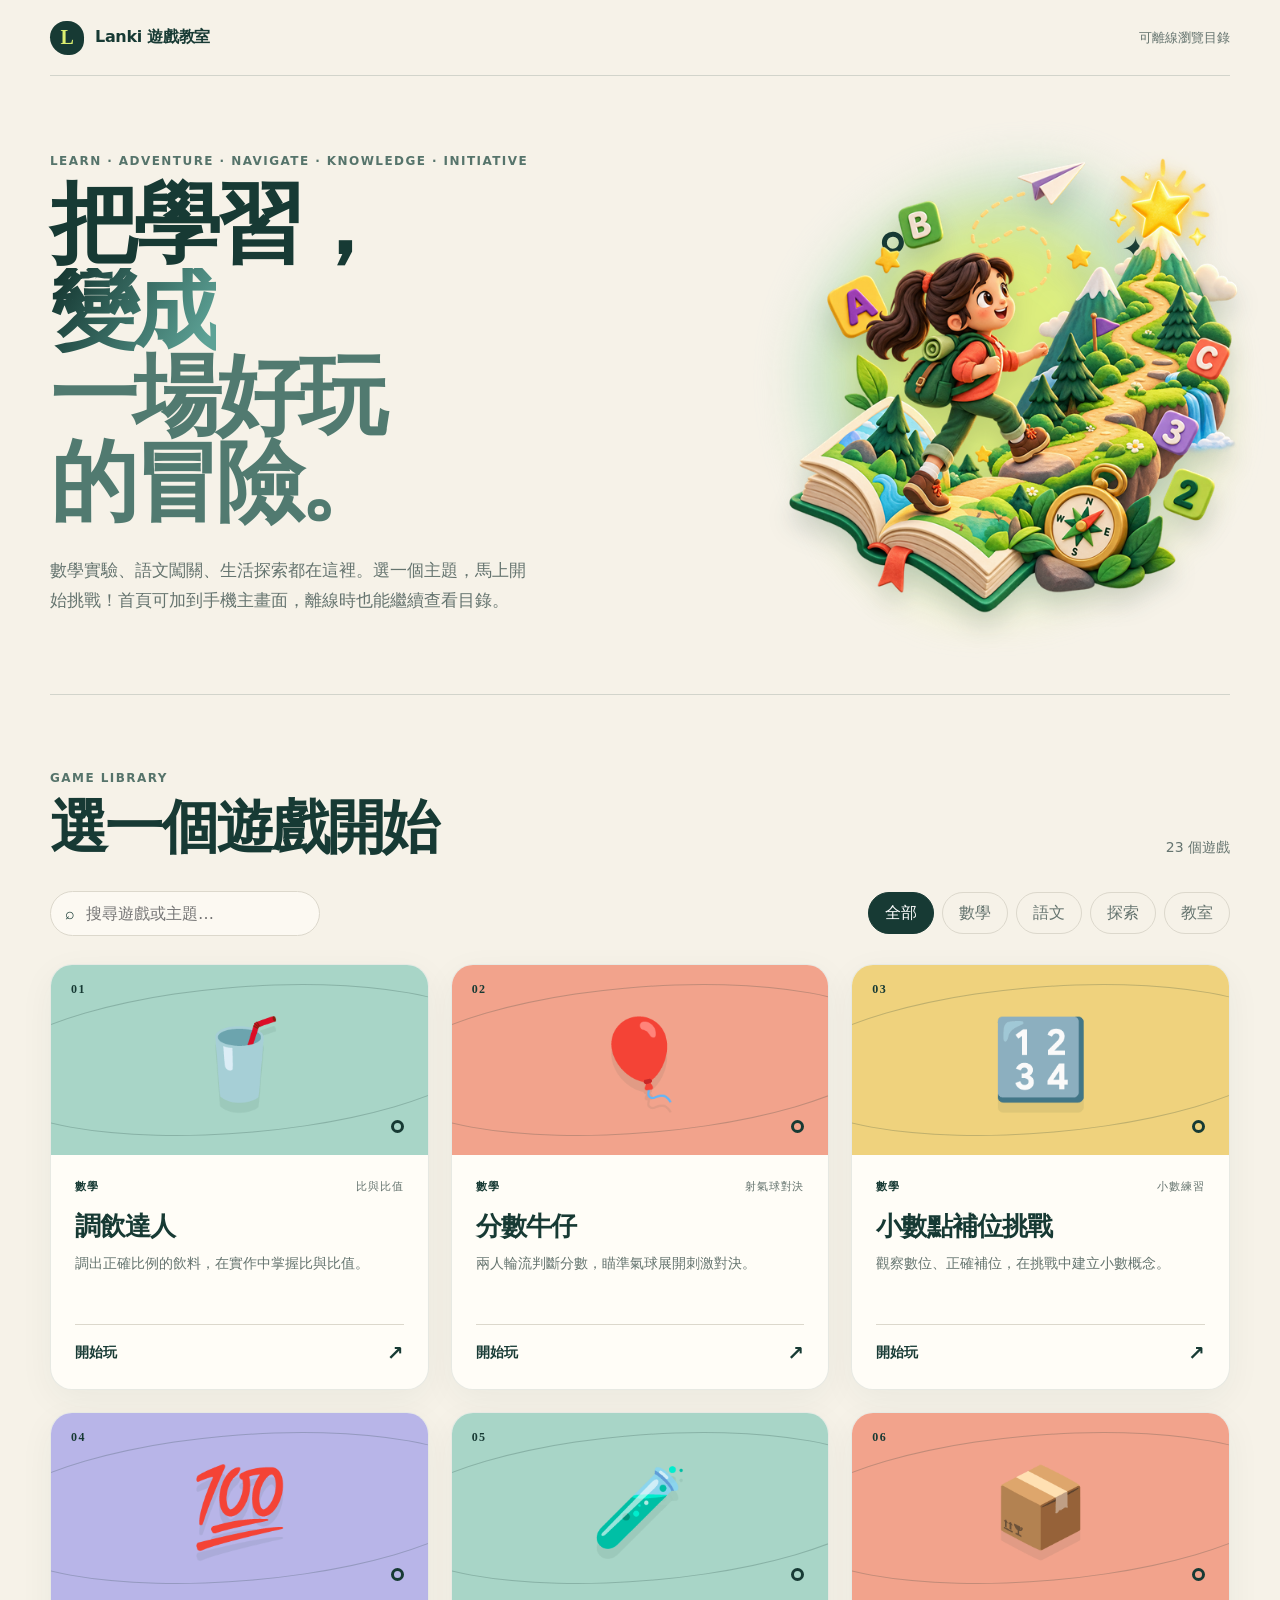
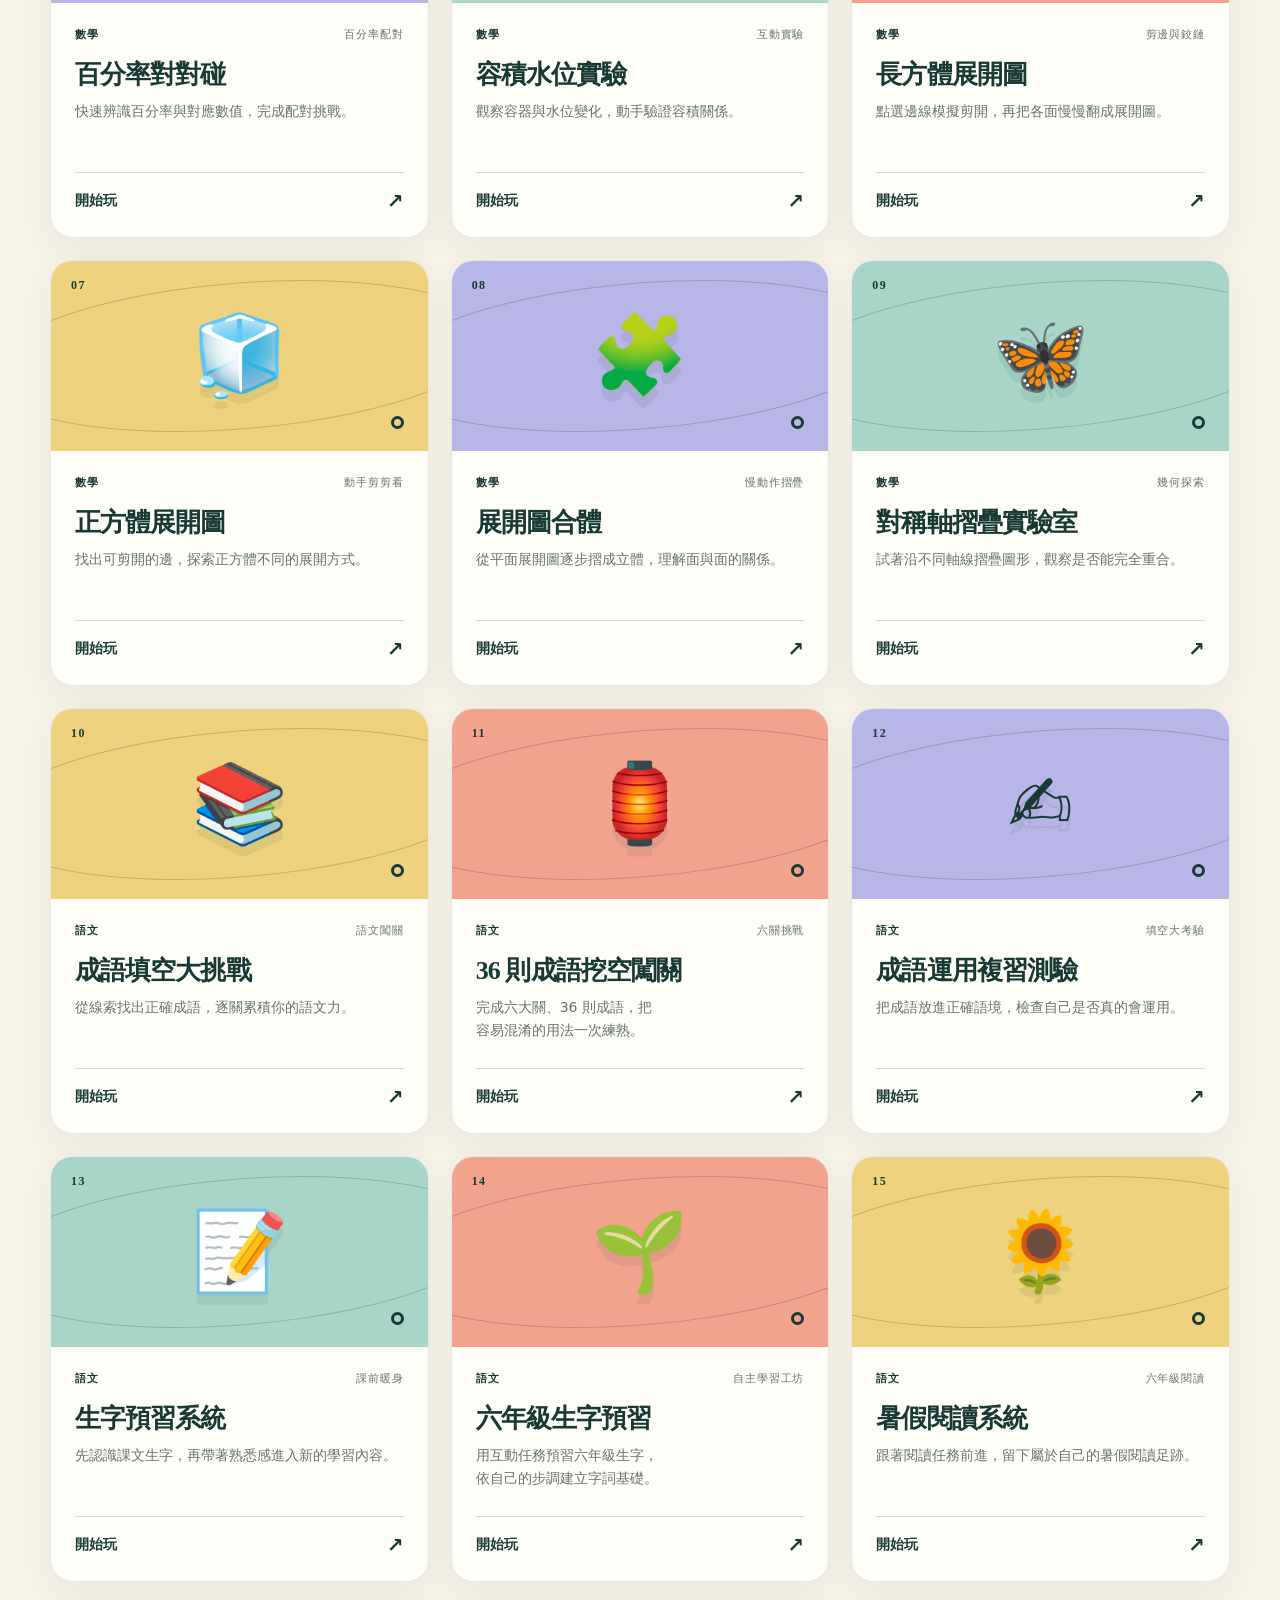
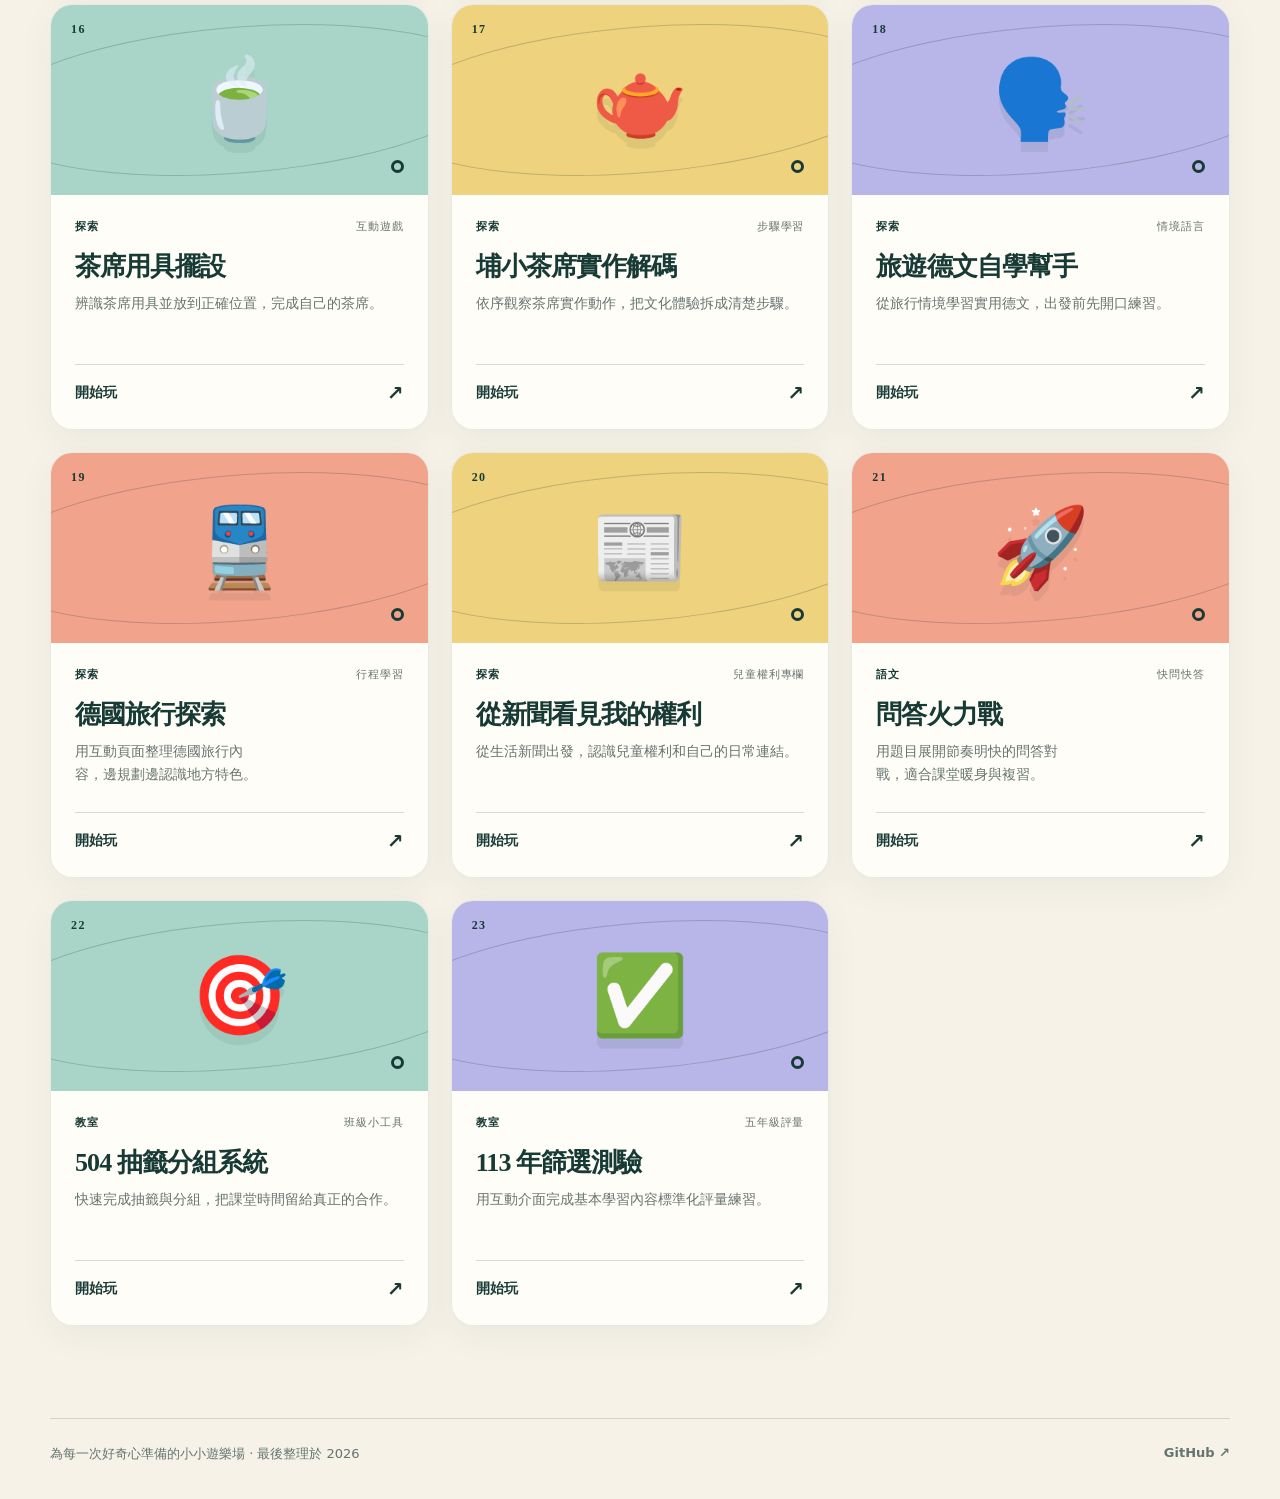
<file: index.html>
<!doctype html>
<html lang="zh-Hant">
<head>
  <meta charset="utf-8">
  <meta name="viewport" content="width=device-width, initial-scale=1, viewport-fit=cover">
  <meta name="theme-color" content="#173a34">
  <meta name="description" content="Lanki 老師的互動學習遊戲與教學工具總目錄。">
  <meta name="application-name" content="Lanki 遊戲教室">
  <meta name="apple-mobile-web-app-capable" content="yes">
  <meta name="apple-mobile-web-app-status-bar-style" content="default">
  <meta property="og:type" content="website">
  <meta property="og:locale" content="zh_TW">
  <meta property="og:title" content="Lanki 遊戲教室">
  <meta property="og:description" content="把學習，變成一場好玩的冒險。數學、語文與生活探索遊戲都在這裡。">
  <meta property="og:url" content="https://lanki20.github.io/lankigame/">
  <meta property="og:image" content="https://lanki20.github.io/lankigame/og-v2.jpg">
  <meta name="twitter:card" content="summary_large_image">
  <meta name="twitter:title" content="Lanki 遊戲教室">
  <meta name="twitter:description" content="把學習，變成一場好玩的冒險。">
  <meta name="twitter:image" content="https://lanki20.github.io/lankigame/og-v2.jpg">
  <title>Lanki 遊戲教室</title>
  <link rel="manifest" href="./manifest.webmanifest">
  <link rel="stylesheet" href="./styles.css?v=4">
</head>
<body>
  <a class="skip-link" href="#games">跳到遊戲列表</a>
  <header class="site-header">
    <a class="brand" href="./" aria-label="Lanki 遊戲教室首頁">
      <span class="brand-mark" aria-hidden="true">L</span>
      <span>Lanki 遊戲教室</span>
    </a>
    <span class="online-state" id="onlineState">可離線瀏覽目錄</span>
  </header>

  <main>
    <section class="hero" aria-labelledby="pageTitle">
      <div class="hero-copy">
        <p class="eyebrow">LEARN · ADVENTURE · NAVIGATE · KNOWLEDGE · INITIATIVE</p>
        <h1 id="pageTitle">
          <span class="headline-line">把學習，</span>
          <span class="headline-line headline-gradient">變成</span>
          <span class="headline-line headline-accent">一場好玩的冒險。</span>
        </h1>
        <p class="hero-text">數學實驗、語文闖關、生活探索都在這裡。選一個主題，馬上開始挑戰！首頁可加到手機主畫面，離線時也能繼續查看目錄。</p>
      </div>
      <div class="hero-card" aria-hidden="true">
        <span class="orbit orbit-one"></span>
        <span class="orbit orbit-two"></span>
        <img class="hero-image" src="./hero-adventure.png" alt="女孩從書本踏上通往知識之星的冒險旅程">
        <span class="spark spark-one">✦</span>
        <span class="spark spark-two">＋</span>
      </div>
    </section>

    <section class="catalog" id="games" aria-labelledby="catalogTitle">
      <div class="catalog-heading">
        <div>
          <p class="eyebrow">GAME LIBRARY</p>
          <h2 id="catalogTitle">選一個遊戲開始</h2>
        </div>
        <p class="game-count" id="gameCount" aria-live="polite"></p>
      </div>

      <div class="toolbar">
        <label class="search-box">
          <span aria-hidden="true">⌕</span>
          <span class="sr-only">搜尋遊戲</span>
          <input id="searchInput" type="search" placeholder="搜尋遊戲或主題…" autocomplete="off">
        </label>
        <div class="filters" id="filters" aria-label="遊戲分類"></div>
      </div>

      <div class="game-grid" id="gameGrid"></div>
      <p class="empty-state" id="emptyState" hidden>找不到符合的遊戲，換個關鍵字試試看。</p>
    </section>
  </main>

  <footer>
    <p>為每一次好奇心準備的小小遊樂場 · 最後整理於 2026</p>
    <a href="https://github.com/lanki20" target="_blank" rel="noopener">GitHub ↗</a>
  </footer>

  <script src="./games.js?v=3"></script>
  <script src="./app.js?v=2"></script>
</body>
</html>
</file>
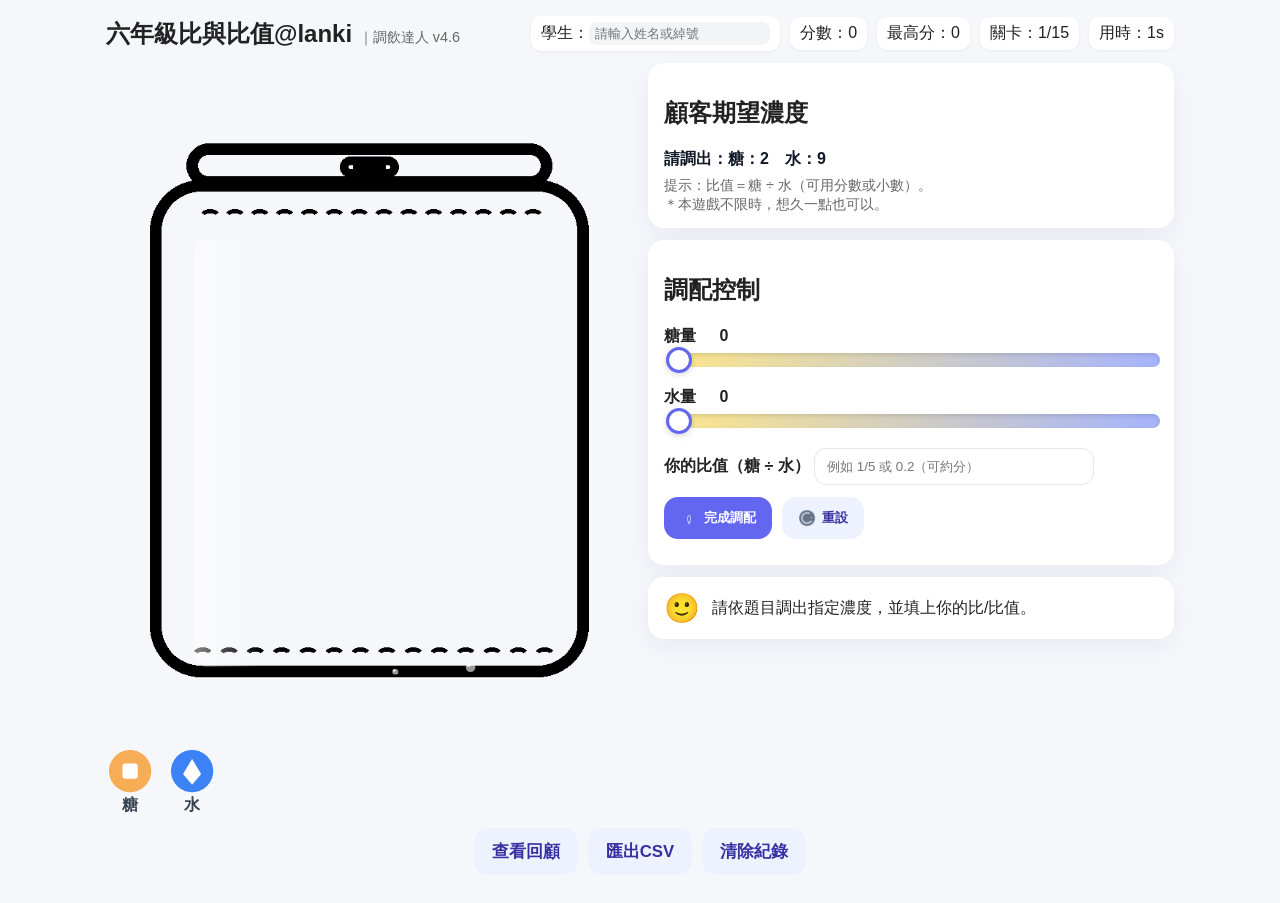
<file: ratio-mix-lanki/index.html>
<!DOCTYPE html>
<html lang="zh-Hant">
<head>
  <meta charset="UTF-8" />
  <meta name="viewport" content="width=device-width, initial-scale=1, maximum-scale=1, user-scalable=no" />
  <title>六年級比與比值@lanki｜調飲達人 v4.6</title>
  <link rel="stylesheet" href="css/style.css" />
</head>
<body>
  <div id="app">
    <header class="app-header">
      <h1>六年級比與比值@lanki <span class="sub">｜調飲達人 v4.6</span></h1>
      <div class="meta">
        <div class="stat">學生：<input id="studentName" placeholder="請輸入姓名或綽號" /></div>
        <div class="stat">分數：<span id="score">0</span></div>
        <div class="stat">最高分：<span id="best">0</span></div>
        <div class="stat">關卡：<span id="level">1</span>/<span id="levelTotal">15</span></div>
        <div class="stat">用時：<span id="timer">0</span>s</div>
      </div>
    </header>

    <main class="game">
      <section class="left">
        <div class="cup-wrap">
          <img id="jarOverlay" src="assets/ui/jar.png" alt="jar" class="cup-overlay"/>
          <canvas id="glass" width="720" height="920" aria-label="調飲玻璃罐畫面"></canvas>
        </div>
        <div class="legend imgs">
          <div class="legend-item"><img src="assets/ui/sugar.png" alt="糖"/><span>糖</span></div>
          <div class="legend-item"><img src="assets/ui/water.png" alt="水"/><span>水</span></div>
        </div>
      </section>

      <section class="right">
        <div class="card target">
          <h2>顧客期望濃度</h2>
          <div id="promptArea" class="prompt"></div>
          <div class="hint">提示：比值＝糖 ÷ 水（可用分數或小數）。<br>＊本遊戲不限時，想久一點也可以。</div>
        </div>

        <div class="card controls">
          <h2>調配控制</h2>
          <div class="ctrl">
            <label for="sugarRange">糖量 <span id="sugarVal" class="val">0</span></label>
            <input type="range" id="sugarRange" min="0" max="200" step="1" value="0" />
          </div>
          <div class="ctrl">
            <label for="waterRange">水量 <span id="waterVal" class="val">0</span></label>
            <input type="range" id="waterRange" min="0" max="200" step="1" value="0" />
          </div>

          <!-- 比值輸入（分數/小數） -->
          <div class="ctrl ratio-input" id="ratioBox">
            <label for="ratioInput">你的比值（糖 ÷ 水）</label>
            <input id="ratioInput" placeholder="例如 1/5 或 0.2（可約分）" />
          </div>

          <!-- 比輸入（a:b） -->
          <div class="ctrl pair-input hidden" id="pairBox">
            <label>你的比</label>
            <div class="pair">
              <input id="pairA" inputmode="numeric" pattern="\d*" placeholder="例 3" />
              <span class="colon">：</span>
              <input id="pairB" inputmode="numeric" pattern="\d*" placeholder="例 7" />
            </div>
            <div class="note">（請填整數，系統會自動約比）</div>
          </div>

          <div class="ctrl buttons">
            <button id="btnMix" class="primary"><img src="assets/ui/mix.png" alt="" class="icon"/>完成調配</button>
            <button id="btnReset" class="ghost"><img src="assets/ui/reset.png" alt="" class="icon"/>重設</button>
          </div>
        </div>

        <div class="card feedback" id="feedback">
          <div class="face" id="face">🙂</div>
          <div class="msg" id="msg">請依題目調出指定濃度，並填上你的比/比值。</div>
        </div>
      </section>
    </main>

    <footer class="app-footer">
      <button id="btnReview" class="ghost big">查看回顧</button>
      <button id="btnExportCSV" class="ghost big">匯出CSV</button>
      <button id="btnClearLogs" class="ghost big">清除紀錄</button>
    </footer>

    <canvas id="celebrate" class="hidden"></canvas>

    <div id="modal" class="modal hidden" role="dialog" aria-modal="true">
      <div class="modal-body">
        <h2 id="modalTitle">資訊</h2>
        <div id="modalContent"></div>
        <div class="modal-actions">
          <button id="btnCloseModal" class="primary">關閉</button>
        </div>
      </div>
    </div>

    <script src="js/game.js"></script>
  </div>
</body>
</html>
</file>
<file: styles.css>
:root {
  --ink: #173a34;
  --muted: #65746f;
  --paper: #f6f2e8;
  --white: #fffdf7;
  --line: #dcd8cc;
  --lime: #dcef70;
  --mint: #a8d5c7;
  --coral: #f2a38c;
  --gold: #efd27d;
  --lavender: #b8b5e8;
  --shadow: 0 18px 50px rgba(23, 58, 52, .09);
}

* { box-sizing: border-box; }
html { scroll-behavior: smooth; }
body {
  margin: 0;
  color: var(--ink);
  background: var(--paper);
  font-family: "Noto Sans TC", "PingFang TC", "Microsoft JhengHei", system-ui, sans-serif;
  -webkit-font-smoothing: antialiased;
  caret-color: transparent;
}
a { color: inherit; }
button, input { font: inherit; }
input, textarea, [contenteditable="true"] { caret-color: auto; }
.sr-only, .skip-link:not(:focus) { position: absolute; width: 1px; height: 1px; padding: 0; margin: -1px; overflow: hidden; clip: rect(0,0,0,0); white-space: nowrap; border: 0; }
.skip-link:focus { position: fixed; z-index: 20; top: 12px; left: 12px; padding: 10px 14px; background: var(--ink); color: white; border-radius: 8px; }

.site-header {
  width: min(1180px, calc(100% - 40px));
  margin: 0 auto;
  min-height: 76px;
  display: flex;
  align-items: center;
  justify-content: space-between;
  border-bottom: 1px solid rgba(23, 58, 52, .16);
}
.brand { display: inline-flex; align-items: center; gap: 11px; font-weight: 800; text-decoration: none; letter-spacing: -.02em; }
.brand-mark { width: 34px; height: 34px; display: grid; place-items: center; border-radius: 50% 50% 45% 55%; background: var(--ink); color: var(--lime); font-family: Georgia, serif; font-size: 20px; }
.online-state { color: var(--muted); font-size: 13px; }

main { width: min(1180px, calc(100% - 40px)); margin: 0 auto; }
.hero { min-height: 510px; display: grid; grid-template-columns: 1.16fr .84fr; gap: 72px; align-items: center; padding: 68px 0; }
.eyebrow { margin: 0 0 14px; font-size: clamp(9px, 1.2vw, 12px); font-weight: 900; letter-spacing: .12em; color: #56746b; }
h1, h2, h3, p { text-wrap: balance; }
h1 { margin: 0; max-width: 780px; font-family: Georgia, "Noto Serif TC", serif; font-size: clamp(48px, 7vw, 88px); line-height: .98; letter-spacing: -.055em; font-weight: 700; }
.headline-line { display: block; }
.headline-gradient {
  width: fit-content;
  color: transparent;
  background: linear-gradient(120deg, #173a34 8%, #5da296 92%);
  background-clip: text;
  -webkit-background-clip: text;
  -webkit-text-fill-color: transparent;
}
h1 .headline-accent { color: #517a70; }
.hero-text { max-width: 590px; margin: 28px 0 0; color: var(--muted); font-size: 17px; line-height: 1.8; }
.hero-card { position: relative; isolation: isolate; aspect-ratio: 1; max-width: 430px; justify-self: end; width: 100%; display: grid; place-items: center; overflow: visible; background: transparent; transform: rotate(2deg); }
.hero-card::before {
  content: "";
  position: absolute;
  z-index: 0;
  inset: 5% 1% 2% 0;
  border-radius: 58% 42% 61% 39% / 46% 58% 42% 54%;
  background: radial-gradient(ellipse at 46% 44%, rgba(220,239,112,.96) 0 34%, rgba(168,213,199,.72) 53%, rgba(220,239,112,.3) 67%, rgba(246,242,232,0) 82%);
  filter: blur(25px);
  opacity: .92;
  transform: rotate(-5deg) scale(.98);
}
.hero-image { position: relative; z-index: 1; width: 112%; max-width: none; height: auto; filter: drop-shadow(0 15px 12px rgba(23,58,52,.16)); transform: rotate(-2deg); }
.orbit { position: absolute; width: 22px; height: 22px; border: 5px solid var(--ink); border-radius: 50%; }
.orbit-one { top: 19%; left: 18%; }.orbit-two { right: 16%; bottom: 18%; width: 14px; height: 14px; }
.spark { position: absolute; color: var(--ink); font-size: 32px; font-weight: 900; }.spark-one { right: 20%; top: 17%; }.spark-two { left: 22%; bottom: 18%; }

.catalog { padding: 76px 0 92px; border-top: 1px solid rgba(23, 58, 52, .16); }
.catalog-heading { display: flex; justify-content: space-between; align-items: end; gap: 24px; }
h2 { margin: 0; font-family: Georgia, "Noto Serif TC", serif; font-size: clamp(34px, 5vw, 58px); line-height: 1; letter-spacing: -.045em; }
.game-count { margin: 0; color: var(--muted); font-size: 14px; }
.toolbar { margin: 34px 0 28px; display: flex; align-items: center; gap: 14px; justify-content: space-between; }
.search-box { min-width: 270px; display: flex; align-items: center; gap: 9px; padding: 11px 14px; border: 1px solid var(--line); border-radius: 999px; background: rgba(255,253,247,.7); }
.search-box input { width: 100%; border: 0; outline: 0; background: transparent; color: var(--ink); }
.filters { display: flex; gap: 8px; flex-wrap: wrap; justify-content: flex-end; }
.filter-button { min-height: 42px; padding: 8px 16px; border: 1px solid var(--line); border-radius: 999px; background: transparent; color: var(--muted); cursor: pointer; }
.filter-button[aria-pressed="true"] { border-color: var(--ink); background: var(--ink); color: white; }
.filter-button:focus-visible, .play-link:focus-visible, .search-box:focus-within { outline: 3px solid var(--lime); outline-offset: 3px; }

.game-grid { display: grid; grid-template-columns: repeat(3, 1fr); gap: 22px; }
.game-card { overflow: hidden; background: var(--white); border: 1px solid rgba(23, 58, 52, .1); border-radius: 22px; box-shadow: 0 10px 35px rgba(23,58,52,.05); animation: card-in .45s ease both; animation-delay: var(--delay); }
.game-card:hover .card-icon { transform: translateY(-6px) rotate(-5deg); }
.card-visual { position: relative; height: 190px; display: grid; place-items: center; overflow: hidden; background: var(--card-color, var(--mint)); }
.tone-mint { --card-color: var(--mint); }.tone-coral { --card-color: var(--coral); }.tone-gold { --card-color: var(--gold); }.tone-lavender { --card-color: var(--lavender); }
.card-visual::after { content: ""; position: absolute; inset: 22px; border: 1px solid rgba(23,58,52,.22); border-radius: 50%; transform: scaleX(1.55) rotate(-8deg); }
.card-number { position: absolute; top: 18px; left: 20px; font: 700 12px/1 Georgia, serif; letter-spacing: .12em; }
.card-icon { position: relative; z-index: 1; font-size: 78px; filter: drop-shadow(0 10px 0 rgba(23,58,52,.08)); transition: transform .25s ease; }
.card-dot { position: absolute; right: 24px; bottom: 22px; width: 13px; height: 13px; border: 3px solid var(--ink); border-radius: 50%; }
.card-body { padding: 24px; }
.card-meta { display: flex; justify-content: space-between; gap: 12px; color: var(--muted); font-size: 11px; letter-spacing: .08em; }
.card-meta span:first-child { color: var(--ink); font-weight: 800; }
.card-body h3 { margin: 15px 0 8px; font-family: Georgia, "Noto Serif TC", serif; font-size: 26px; letter-spacing: -.035em; }
.card-body p { min-height: 52px; margin: 0 0 20px; color: var(--muted); font-size: 14px; line-height: 1.65; }
.play-link { display: flex; justify-content: space-between; align-items: center; padding-top: 16px; border-top: 1px solid var(--line); text-decoration: none; font-weight: 800; font-size: 14px; }
.play-link span { font-size: 20px; transition: transform .2s ease; }.play-link:hover span { transform: translate(3px,-3px); }
.empty-state { text-align: center; color: var(--muted); padding: 48px 0; }

footer { width: min(1180px, calc(100% - 40px)); margin: 0 auto; padding: 26px 0 36px; border-top: 1px solid rgba(23,58,52,.16); display: flex; justify-content: space-between; gap: 20px; color: var(--muted); font-size: 13px; }
footer p { margin: 0; } footer a { font-weight: 800; text-decoration: none; }

@keyframes card-in { from { opacity: 0; transform: translateY(16px); } to { opacity: 1; transform: translateY(0); } }
@media (prefers-reduced-motion: reduce) { *, *::before, *::after { scroll-behavior: auto !important; animation-duration: .01ms !important; transition-duration: .01ms !important; } }
@media (max-width: 860px) {
  .hero { grid-template-columns: 1fr; gap: 42px; padding: 54px 0 64px; }
  .hero-card { max-width: 330px; justify-self: center; }
  .game-grid { grid-template-columns: repeat(2, 1fr); }
  .toolbar { align-items: stretch; flex-direction: column; }.filters { justify-content: flex-start; overflow-x: auto; flex-wrap: nowrap; padding-bottom: 4px; }.filter-button { flex: 0 0 auto; }
}
@media (max-width: 560px) {
  .site-header, main, footer { width: min(100% - 28px, 1180px); }
  .site-header { min-height: 64px; }.online-state { display: none; }
  .hero { min-height: 0; padding: 46px 0 56px; }.hero-card { max-width: 250px; }.hero-text { font-size: 15px; }
  .hero-copy > .eyebrow { max-width: 330px; line-height: 1.7; }
  .catalog { padding: 54px 0 64px; }.catalog-heading { align-items: flex-start; flex-direction: column; gap: 12px; }.toolbar { margin-top: 26px; }.search-box { min-width: 0; }
  .game-grid { grid-template-columns: 1fr; gap: 16px; }.game-card { display: grid; grid-template-columns: 122px 1fr; border-radius: 18px; }.card-visual { height: 100%; min-height: 205px; }.card-visual::after { inset: 34px 17px; transform: rotate(-8deg); }.card-icon { font-size: 53px; }.card-number { top: 15px; left: 15px; }.card-dot { right: 15px; bottom: 15px; }.card-body { padding: 20px 18px; }.card-body h3 { font-size: 22px; }.card-body p { min-height: 0; font-size: 13px; }.card-meta { flex-direction: column; gap: 4px; }.play-link { margin-top: 16px; }
  footer { flex-direction: column; }
}
</file>
<file: ratio-mix-lanki/css/style.css>
*{box-sizing:border-box} html,body{height:100%}
body{margin:0;font-family:-apple-system,BlinkMacSystemFont,'Segoe UI',Roboto,'Noto Sans TC','Helvetica Neue',Arial,'PingFang TC',sans-serif;background:#f6f7fb;color:#222}
#app{max-width:1100px;margin:0 auto;padding:16px}
.app-header{display:flex;flex-wrap:wrap;align-items:center;gap:12px}
.app-header h1{margin:0;font-size:1.5rem}.app-header .sub{font-size:.9rem;color:#666;font-weight:500}
.meta{display:flex;gap:10px;margin-left:auto;align-items:center}.stat{background:#fff;padding:6px 10px;border-radius:10px;box-shadow:0 1px 3px rgba(0,0,0,.06)}
.stat input{border:0;outline:0;padding:4px 6px;border-radius:8px;background:#f3f4f6}
.game{display:grid;grid-template-columns:1fr 1fr;gap:16px;margin-top:12px}
.left,.right{display:flex;flex-direction:column;gap:12px}
.card{background:#fff;border-radius:16px;padding:14px 16px;box-shadow:0 8px 24px rgba(35,35,89,.06)}
.hint{color:#666;font-size:.9rem;margin-top:6px}
.controls .ctrl{margin:12px 0}.controls label{display:inline-block;min-width:110px;font-weight:700}
.controls .val{display:inline-block;min-width:24px;text-align:right;margin-left:4px}
.ratio-input input{width:280px;padding:10px 12px;border:1px solid #e5e7eb;border-radius:12px}
.pair-input .pair{display:flex;align-items:center;gap:8px}
.pair-input .pair input{width:100px;padding:10px 12px;border:1px solid #e5e7eb;border-radius:12px;text-align:center;font-weight:700}
.pair-input .colon{font-size:1.4rem;font-weight:900;color:#111827}
.pair-input .note{color:#6b7280;font-size:.85rem;margin-top:6px}
.buttons{display:flex;gap:10px;margin-top:8px}.primary,.ghost{border:0;padding:12px 16px;border-radius:14px;font-weight:800;cursor:pointer}
.primary{background:#6366f1;color:#fff}.ghost{background:#eef2ff;color:#3730a3}
.feedback{display:flex;align-items:center;gap:12px}.feedback .face{font-size:1.8rem}
.legend.imgs{display:flex;gap:14px;align-items:center}.legend-item{display:flex;flex-direction:column;align-items:center;font-weight:700;color:#374151}.legend-item img{width:48px;height:48px}

.app-footer{display:flex;gap:10px;justify-content:center;padding:12px 0;flex-wrap:wrap}.big{padding:12px 18px;font-size:1.05rem}
.hidden{display:none!important}

.cup-wrap{position:relative;width:100%;max-width:540px}
.cup-overlay{width:100%;height:auto;display:block}
#glass{position:absolute;left:0;top:0;width:100%;height:auto;background:transparent}

.modal{position:fixed;inset:0;display:grid;place-items:center;background:rgba(0,0,0,.4)}.modal .modal-body{width:min(92vw,800px);background:#fff;border-radius:16px;padding:16px;box-shadow:0 8px 30px rgba(0,0,0,.2)}
.modal .modal-actions{display:flex;justify-content:flex-end;margin-top:10px}
.icon{width:18px;height:18px;vertical-align:middle;margin-right:6px}
.prompt{font-weight:900;color:#111827}

#celebrate{position:fixed;inset:0;width:100vw;height:100vh;pointer-events:none;z-index:9999}
.win-title{position:fixed;inset:0;display:grid;place-items:center;font-size:clamp(24px,4vw,44px);font-weight:900;color:#111827;text-shadow:0 2px 12px rgba(0,0,0,.18);z-index:10000;pointer-events:none}

.table{width:100%;border-collapse:collapse}.table th,.table td{border-bottom:1px solid #e5e7eb;padding:6px 8px;text-align:left;font-size:.9rem}

/* Cute, thicker sliders */
input[type=range]{
  -webkit-appearance:none; width:100%; height:22px; background:transparent; outline:none;
}
input[type=range]::-webkit-slider-runnable-track{
  height:14px; background:linear-gradient(90deg,#fde68a,#a5b4fc); border-radius:999px; box-shadow:inset 0 2px 4px rgba(0,0,0,.12);
}
input[type=range]::-webkit-slider-thumb{
  -webkit-appearance:none; margin-top:-6px; width:26px; height:26px; border-radius:50%; background:#fff; border:3px solid #6366f1; box-shadow:0 2px 6px rgba(0,0,0,.15);
}
/* Firefox */
input[type=range]::-moz-range-track{ height:14px; background:linear-gradient(90deg,#fde68a,#a5b4fc); border-radius:999px; }
input[type=range]::-moz-range-thumb{ width:26px; height:26px; border-radius:50%; background:#fff; border:3px solid #6366f1; box-shadow:0 2px 6px rgba(0,0,0,.15);}
</file>
